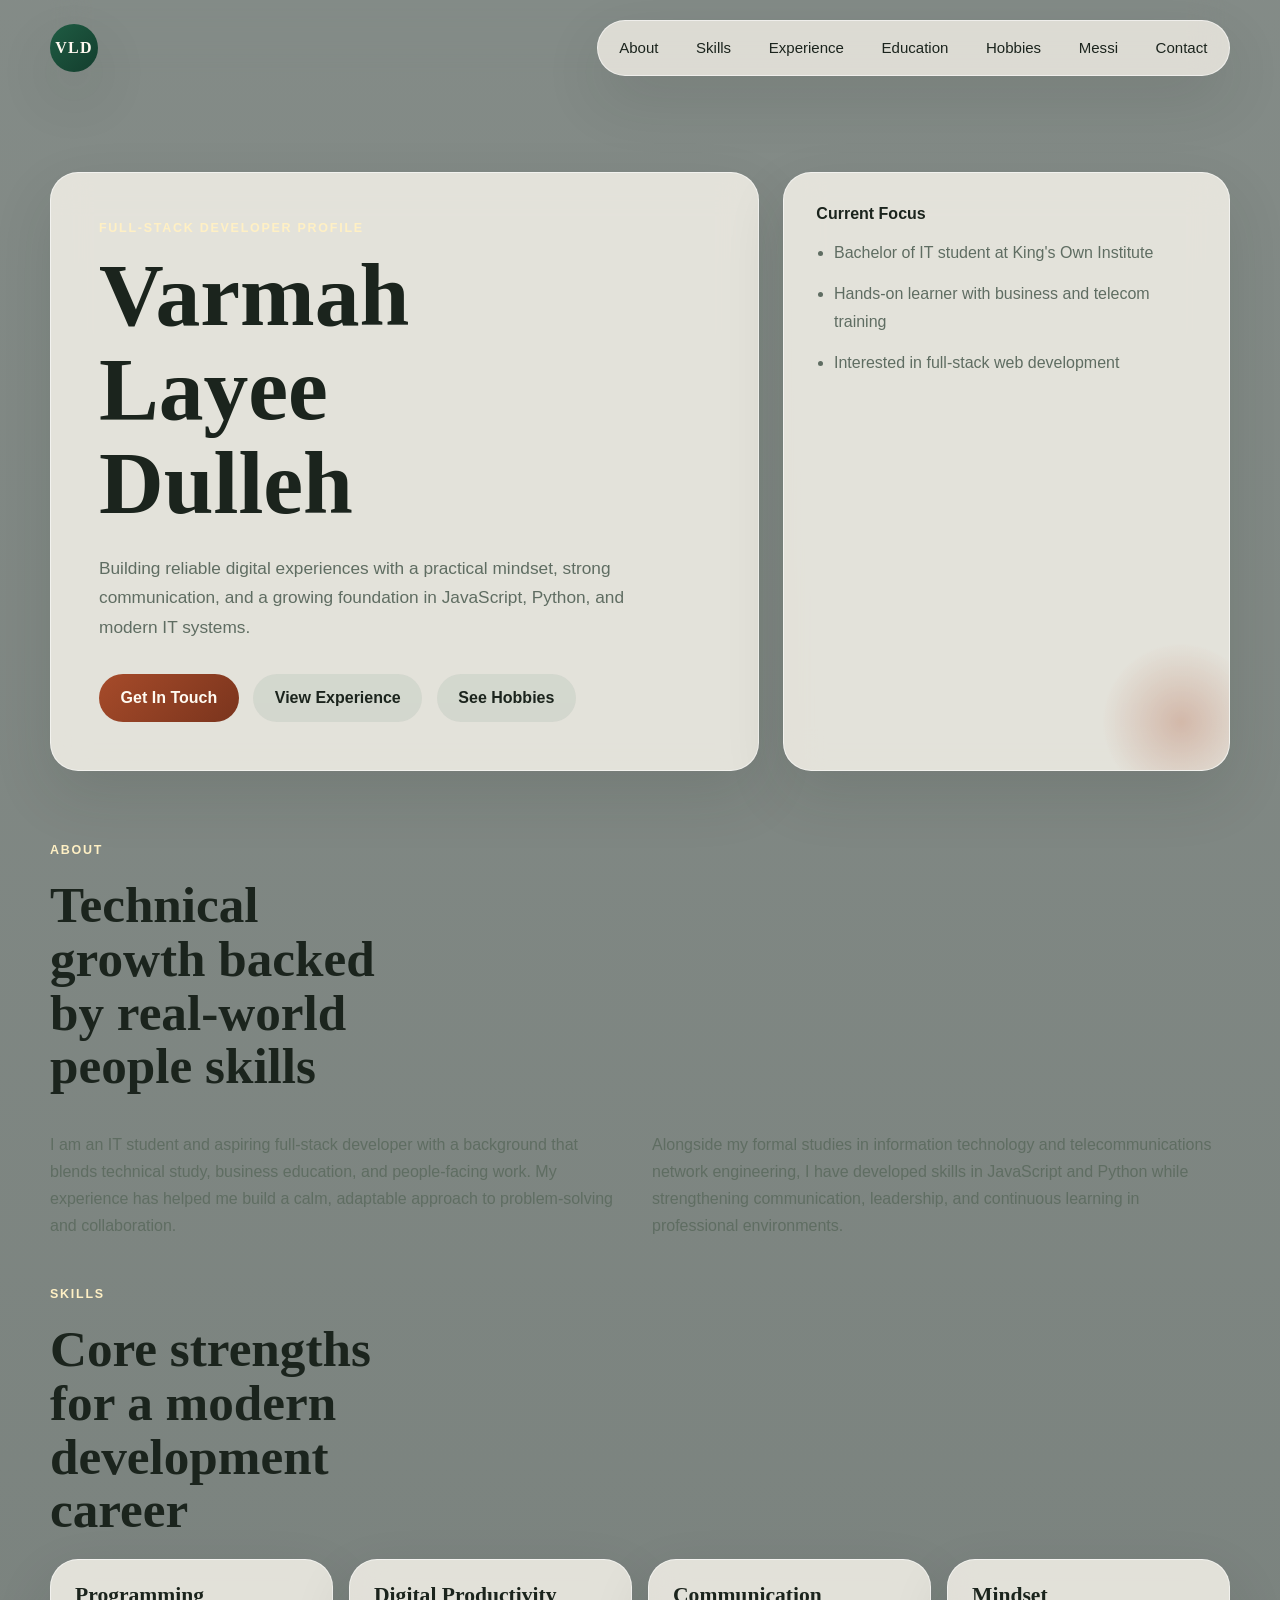
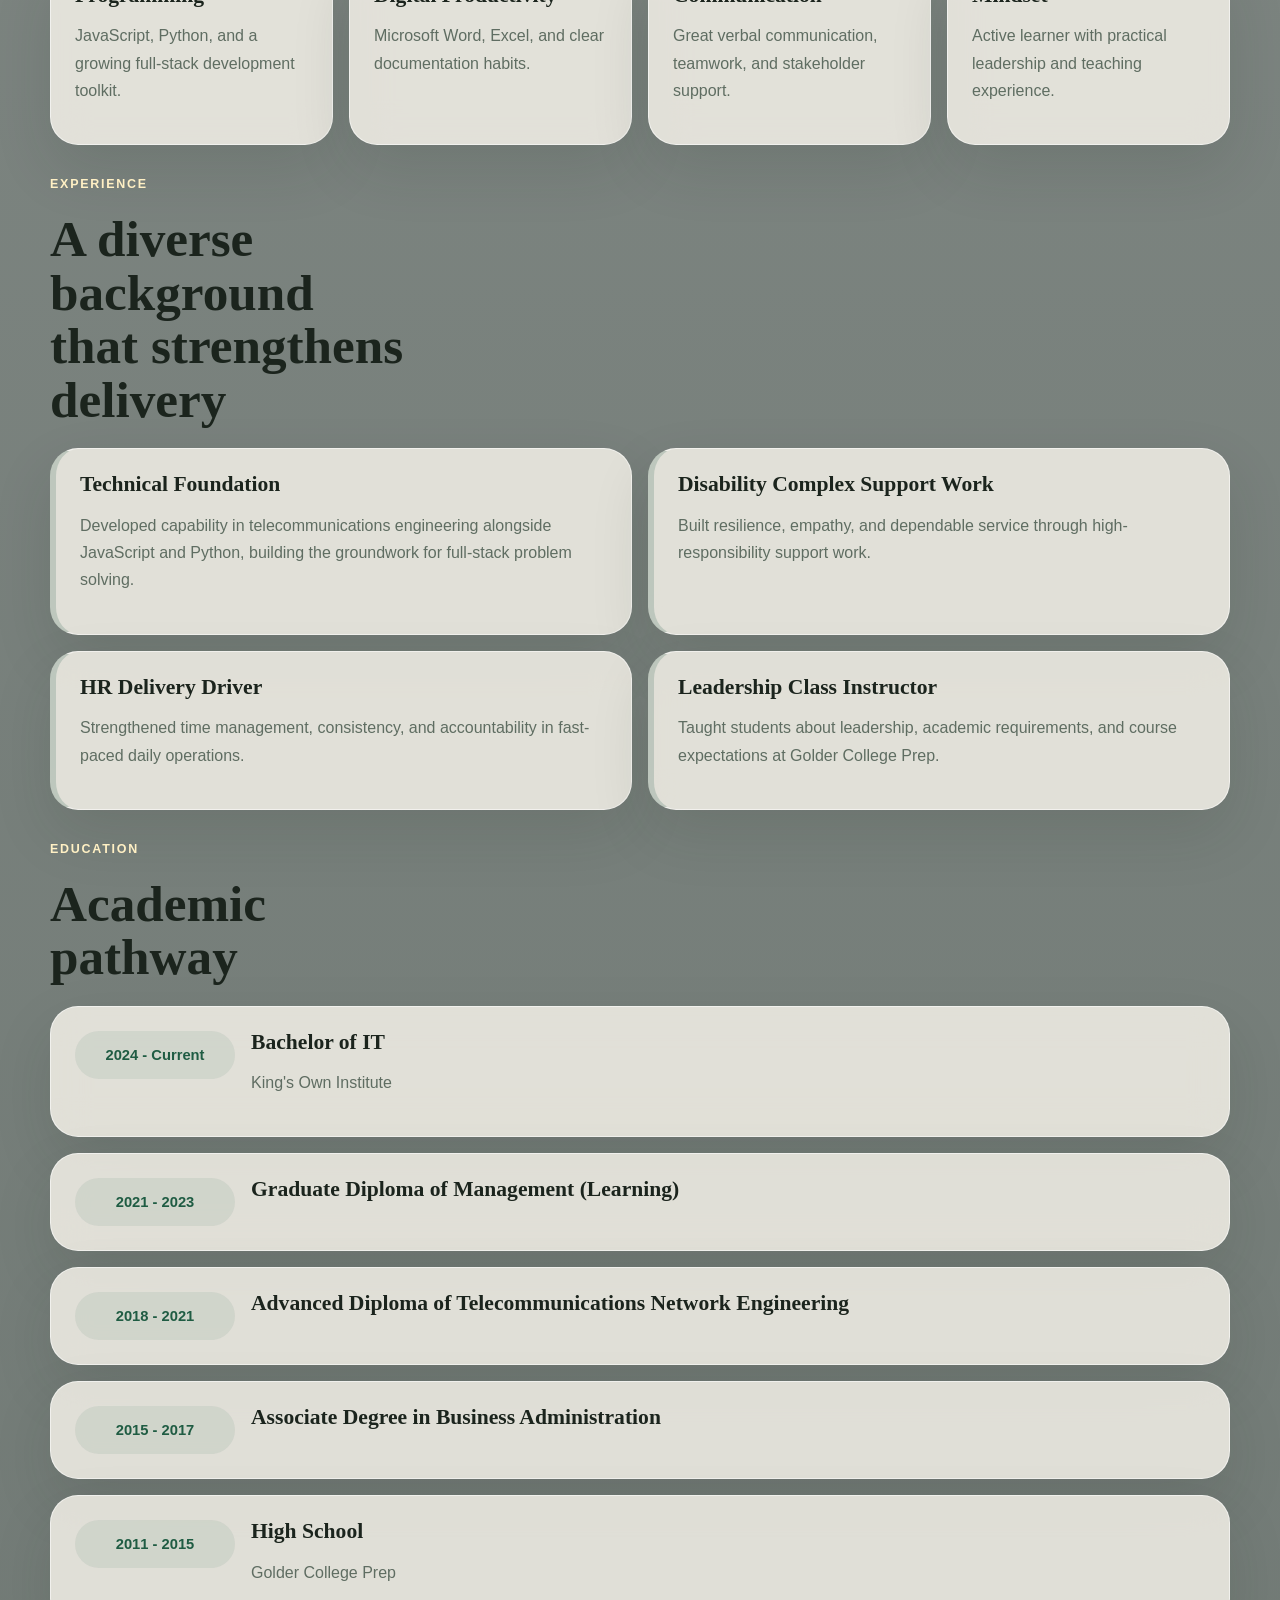
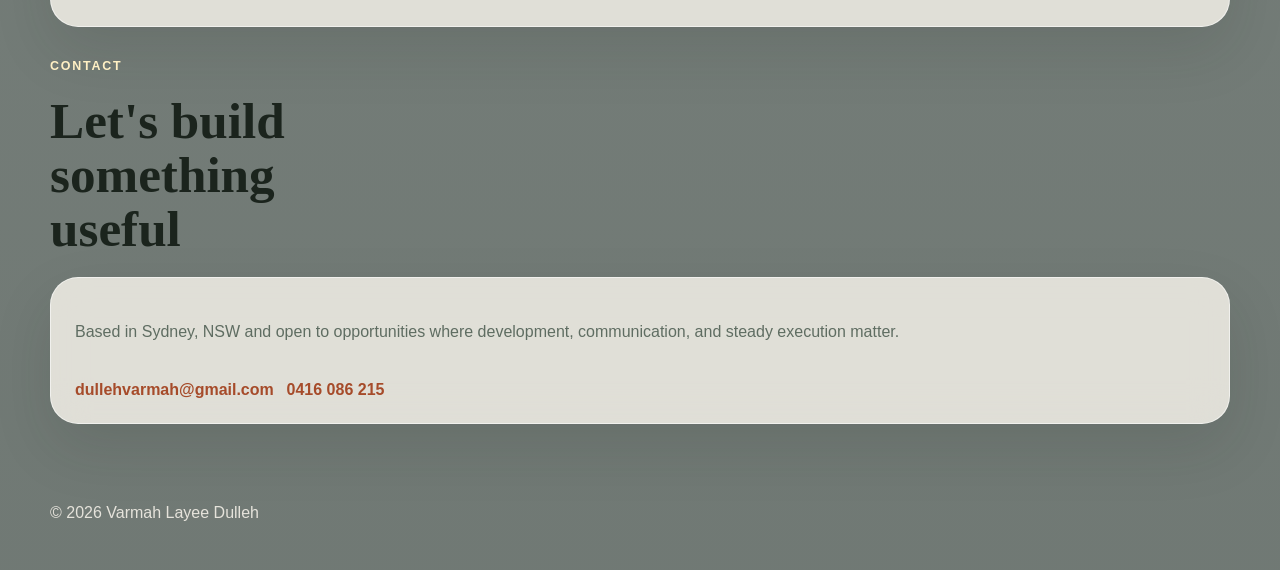
<file: index.html>
<!DOCTYPE html>
<html lang="en">
  <head>
    <meta charset="UTF-8" />
    <meta name="viewport" content="width=device-width, initial-scale=1.0" />
    <title>Varmah Layee Dulleh | Full-Stack Developer</title>
    <meta
      name="description"
      content="A professional personal profile website for Varmah Layee Dulleh, an aspiring full-stack developer with JavaScript, Python, telecommunications, and leadership experience."
    />
    <link rel="stylesheet" href="styles.css" />
  </head>
  <body class="theme-home">
    <div class="page-shell">
      <header class="site-header">
        <a class="brand" href="index.html">VLD</a>
        <nav class="site-nav" aria-label="Primary">
          <a href="#about">About</a>
          <a href="#skills">Skills</a>
          <a href="#experience">Experience</a>
          <a href="#education">Education</a>
          <a href="hobbies.html">Hobbies</a>
          <a href="messi.html">Messi</a>
          <a href="#contact">Contact</a>
        </nav>
      </header>

      <main id="top">
        <section class="hero reveal">
          <div class="hero-copy">
            <p class="eyebrow">Full-Stack Developer Profile</p>
            <h1>Varmah Layee Dulleh</h1>
            <p class="hero-text">
              Building reliable digital experiences with a practical mindset,
              strong communication, and a growing foundation in JavaScript,
              Python, and modern IT systems.
            </p>
            <div class="hero-actions">
              <a class="button button-primary" href="#contact">Get In Touch</a>
              <a class="button button-secondary" href="#experience">View Experience</a>
              <a class="button button-secondary" href="hobbies.html">See Hobbies</a>
            </div>
          </div>

          <aside class="hero-panel">
            <p class="panel-title">Current Focus</p>
            <ul class="signal-list">
              <li>Bachelor of IT student at King's Own Institute</li>
              <li>Hands-on learner with business and telecom training</li>
              <li>Interested in full-stack web development</li>
            </ul>
          </aside>
        </section>

        <section class="section reveal" id="about">
          <div class="section-heading">
            <p class="eyebrow">About</p>
            <h2>Technical growth backed by real-world people skills</h2>
          </div>
          <div class="about-grid">
            <p>
              I am an IT student and aspiring full-stack developer with a
              background that blends technical study, business education, and
              people-facing work. My experience has helped me build a calm,
              adaptable approach to problem-solving and collaboration.
            </p>
            <p>
              Alongside my formal studies in information technology and
              telecommunications network engineering, I have developed skills in
              JavaScript and Python while strengthening communication,
              leadership, and continuous learning in professional environments.
            </p>
          </div>
        </section>

        <section class="section reveal" id="skills">
          <div class="section-heading">
            <p class="eyebrow">Skills</p>
            <h2>Core strengths for a modern development career</h2>
          </div>
          <div class="cards-grid">
            <article class="card">
              <h3>Programming</h3>
              <p>JavaScript, Python, and a growing full-stack development toolkit.</p>
            </article>
            <article class="card">
              <h3>Digital Productivity</h3>
              <p>Microsoft Word, Excel, and clear documentation habits.</p>
            </article>
            <article class="card">
              <h3>Communication</h3>
              <p>Great verbal communication, teamwork, and stakeholder support.</p>
            </article>
            <article class="card">
              <h3>Mindset</h3>
              <p>Active learner with practical leadership and teaching experience.</p>
            </article>
          </div>
        </section>

        <section class="section reveal" id="experience">
          <div class="section-heading">
            <p class="eyebrow">Experience</p>
            <h2>A diverse background that strengthens delivery</h2>
          </div>
          <div class="timeline">
            <article class="timeline-item">
              <h3>Technical Foundation</h3>
              <p>
                Developed capability in telecommunications engineering alongside
                JavaScript and Python, building the groundwork for full-stack
                problem solving.
              </p>
            </article>
            <article class="timeline-item">
              <h3>Disability Complex Support Work</h3>
              <p>
                Built resilience, empathy, and dependable service through
                high-responsibility support work.
              </p>
            </article>
            <article class="timeline-item">
              <h3>HR Delivery Driver</h3>
              <p>
                Strengthened time management, consistency, and accountability in
                fast-paced daily operations.
              </p>
            </article>
            <article class="timeline-item">
              <h3>Leadership Class Instructor</h3>
              <p>
                Taught students about leadership, academic requirements, and
                course expectations at Golder College Prep.
              </p>
            </article>
          </div>
        </section>

        <section class="section reveal" id="education">
          <div class="section-heading">
            <p class="eyebrow">Education</p>
            <h2>Academic pathway</h2>
          </div>
          <div class="education-list">
            <article class="education-item">
              <span class="education-year">2024 - Current</span>
              <div>
                <h3>Bachelor of IT</h3>
                <p>King's Own Institute</p>
              </div>
            </article>
            <article class="education-item">
              <span class="education-year">2021 - 2023</span>
              <div>
                <h3>Graduate Diploma of Management (Learning)</h3>
              </div>
            </article>
            <article class="education-item">
              <span class="education-year">2018 - 2021</span>
              <div>
                <h3>Advanced Diploma of Telecommunications Network Engineering</h3>
              </div>
            </article>
            <article class="education-item">
              <span class="education-year">2015 - 2017</span>
              <div>
                <h3>Associate Degree in Business Administration</h3>
              </div>
            </article>
            <article class="education-item">
              <span class="education-year">2011 - 2015</span>
              <div>
                <h3>High School</h3>
                <p>Golder College Prep</p>
              </div>
            </article>
          </div>
        </section>

        <section class="section contact-section reveal" id="contact">
          <div class="section-heading">
            <p class="eyebrow">Contact</p>
            <h2>Let's build something useful</h2>
          </div>
          <div class="contact-card">
            <p>
              Based in Sydney, NSW and open to opportunities where development,
              communication, and steady execution matter.
            </p>
            <div class="contact-links">
              <a href="mailto:dullehvarmah@gmail.com">dullehvarmah@gmail.com</a>
              <a href="tel:+61416086215">0416 086 215</a>
            </div>
          </div>
        </section>
      </main>

      <footer class="site-footer">
        <p>&copy; <span id="year"></span> Varmah Layee Dulleh</p>
      </footer>
    </div>

    <script src="app.js"></script>
  </body>
</html>
</file>
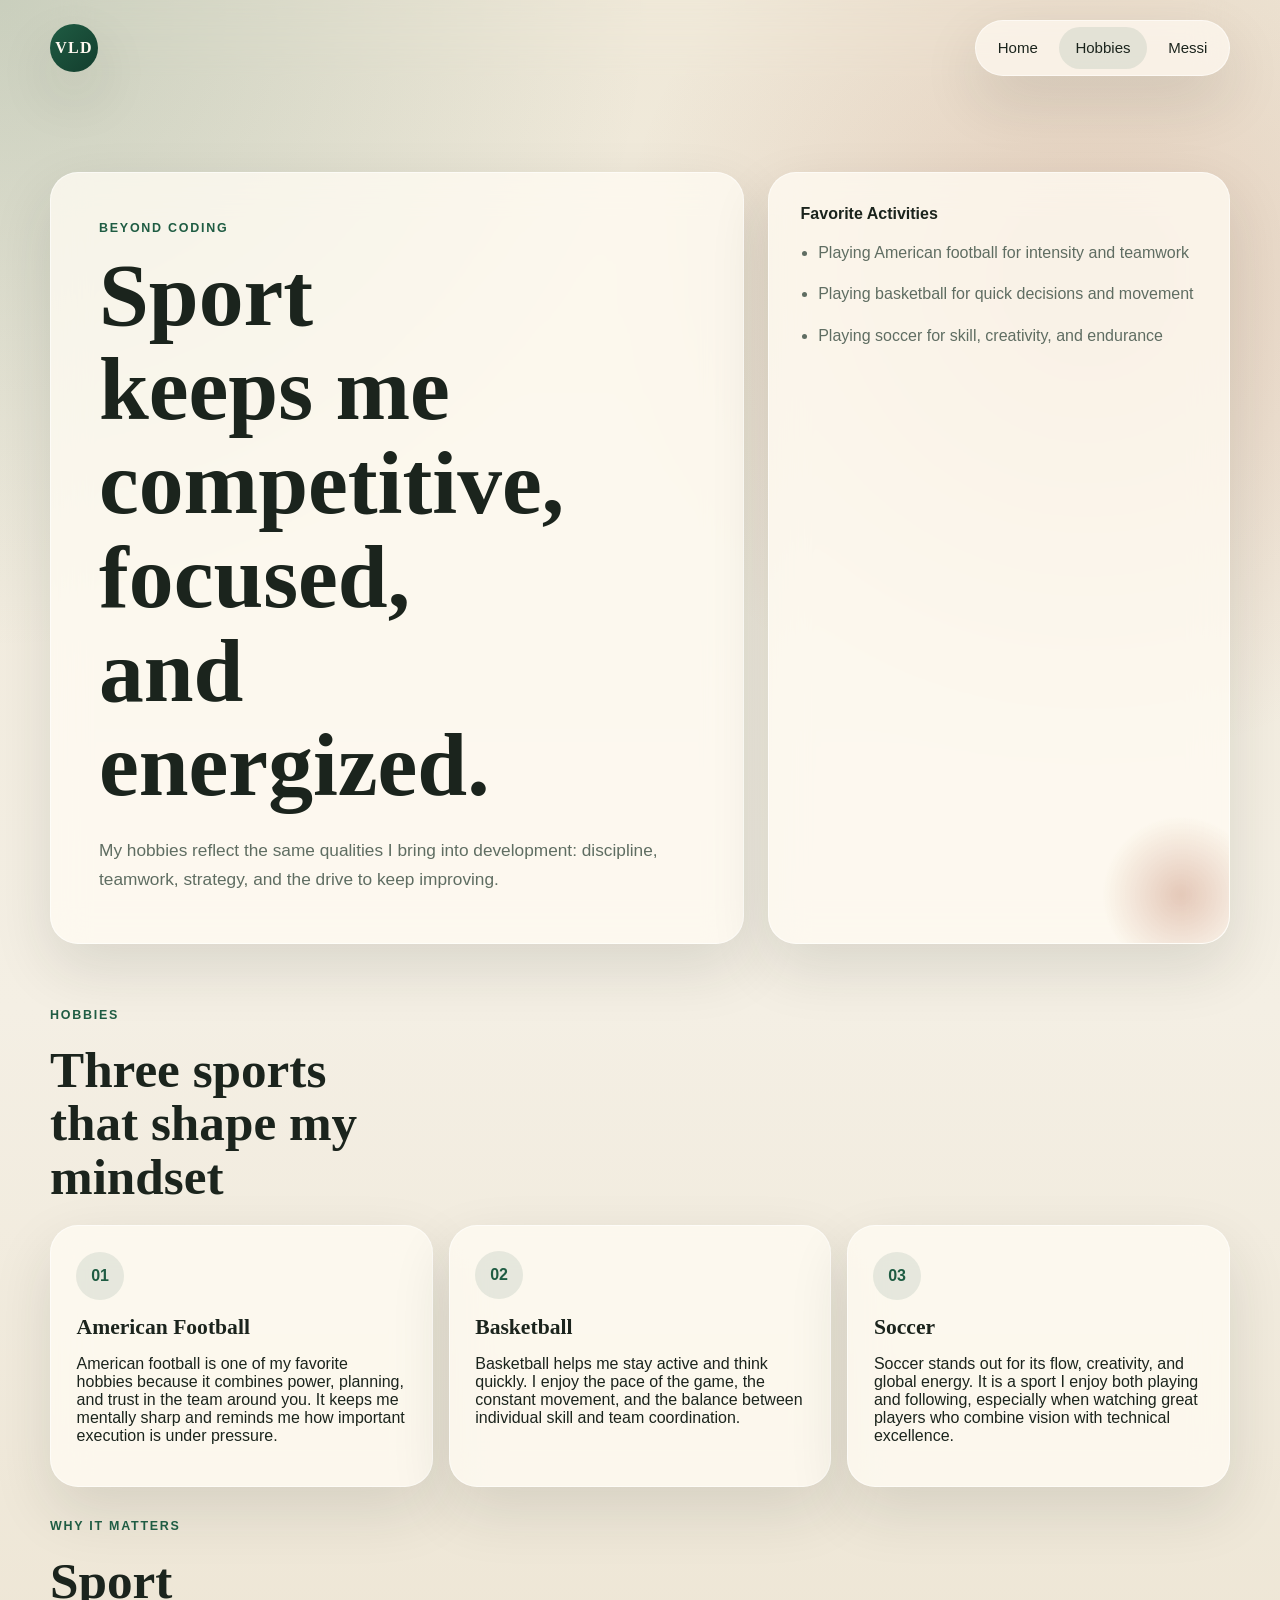
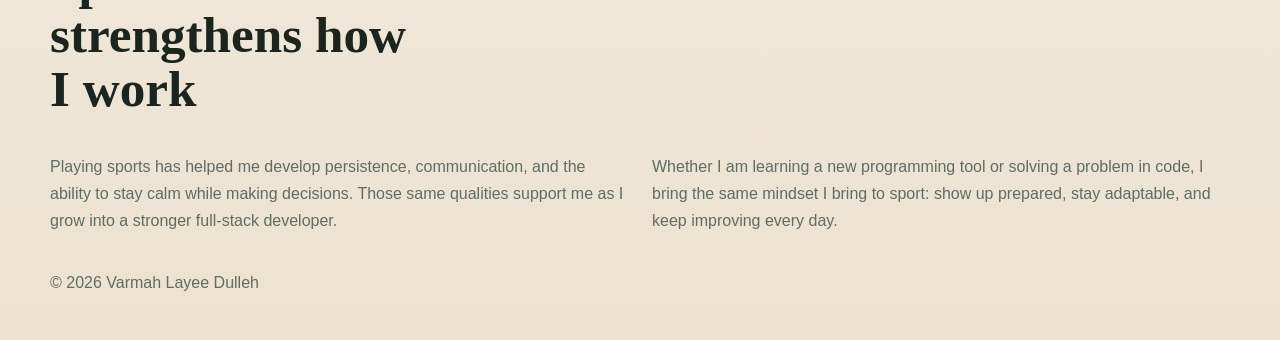
<file: hobbies.html>
<!DOCTYPE html>
<html lang="en">
  <head>
    <meta charset="UTF-8" />
    <meta name="viewport" content="width=device-width, initial-scale=1.0" />
    <title>Hobbies | Varmah Layee Dulleh</title>
    <meta
      name="description"
      content="A hobbies page for Varmah Layee Dulleh featuring American football, basketball, and soccer."
    />
    <link rel="stylesheet" href="styles.css" />
  </head>
  <body>
    <div class="page-shell">
      <header class="site-header">
        <a class="brand" href="index.html">VLD</a>
        <nav class="site-nav" aria-label="Primary">
          <a href="index.html">Home</a>
          <a href="hobbies.html" aria-current="page">Hobbies</a>
          <a href="messi.html">Messi</a>
        </nav>
      </header>

      <main>
        <section class="page-hero reveal">
          <div class="hero-copy">
            <p class="eyebrow">Beyond Coding</p>
            <h1>Sport keeps me competitive, focused, and energized.</h1>
            <p class="hero-text">
              My hobbies reflect the same qualities I bring into development:
              discipline, teamwork, strategy, and the drive to keep improving.
            </p>
          </div>
          <aside class="hero-panel">
            <p class="panel-title">Favorite Activities</p>
            <ul class="signal-list">
              <li>Playing American football for intensity and teamwork</li>
              <li>Playing basketball for quick decisions and movement</li>
              <li>Playing soccer for skill, creativity, and endurance</li>
            </ul>
          </aside>
        </section>

        <section class="section reveal">
          <div class="section-heading">
            <p class="eyebrow">Hobbies</p>
            <h2>Three sports that shape my mindset</h2>
          </div>
          <div class="feature-grid">
            <article class="sport-card">
              <span class="sport-badge">01</span>
              <h3>American Football</h3>
              <p>
                American football is one of my favorite hobbies because it
                combines power, planning, and trust in the team around you. It
                keeps me mentally sharp and reminds me how important execution
                is under pressure.
              </p>
            </article>
            <article class="sport-card">
              <span class="sport-badge">02</span>
              <h3>Basketball</h3>
              <p>
                Basketball helps me stay active and think quickly. I enjoy the
                pace of the game, the constant movement, and the balance between
                individual skill and team coordination.
              </p>
            </article>
            <article class="sport-card">
              <span class="sport-badge">03</span>
              <h3>Soccer</h3>
              <p>
                Soccer stands out for its flow, creativity, and global energy.
                It is a sport I enjoy both playing and following, especially
                when watching great players who combine vision with technical
                excellence.
              </p>
            </article>
          </div>
        </section>

        <section class="section reveal">
          <div class="section-heading">
            <p class="eyebrow">Why It Matters</p>
            <h2>Sport strengthens how I work</h2>
          </div>
          <div class="about-grid">
            <p>
              Playing sports has helped me develop persistence, communication,
              and the ability to stay calm while making decisions. Those same
              qualities support me as I grow into a stronger full-stack
              developer.
            </p>
            <p>
              Whether I am learning a new programming tool or solving a problem
              in code, I bring the same mindset I bring to sport: show up
              prepared, stay adaptable, and keep improving every day.
            </p>
          </div>
        </section>
      </main>

      <footer class="site-footer">
        <p>&copy; <span id="year"></span> Varmah Layee Dulleh</p>
      </footer>
    </div>

    <script src="app.js"></script>
  </body>
</html>
</file>
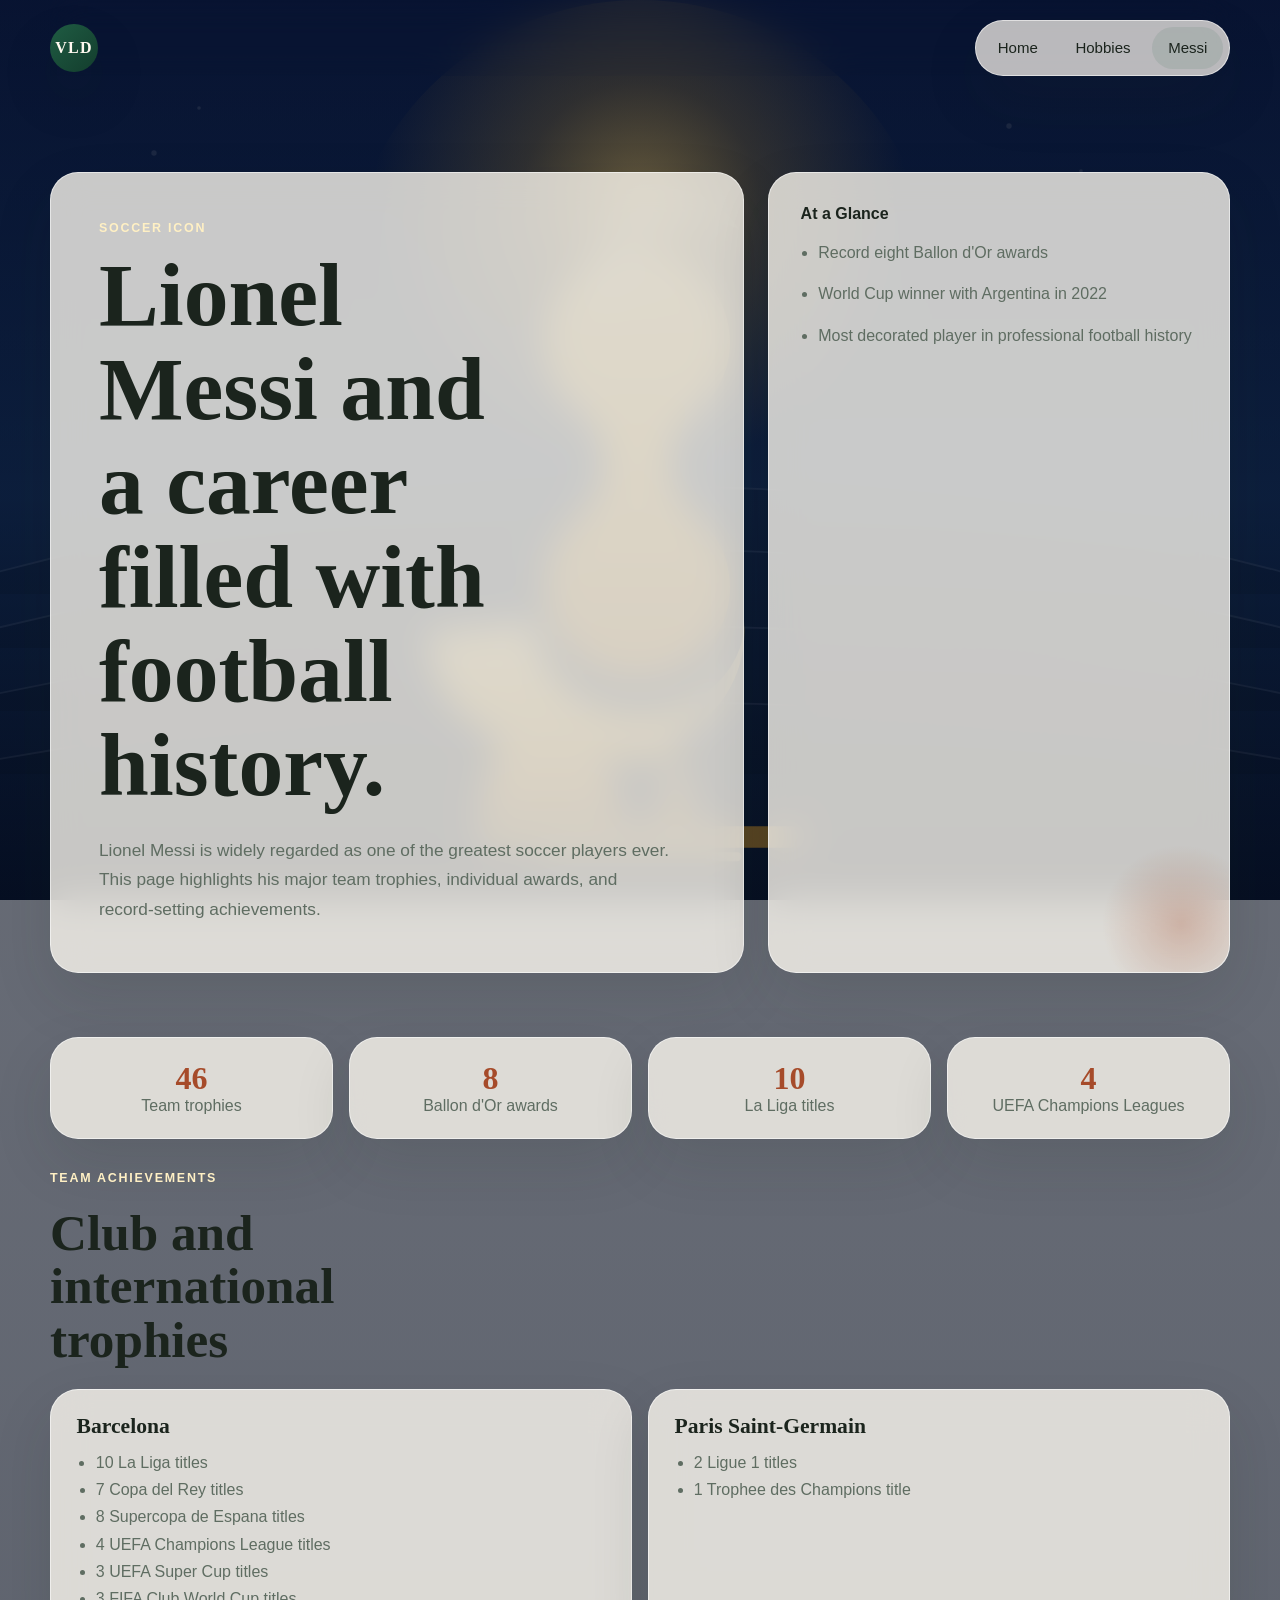
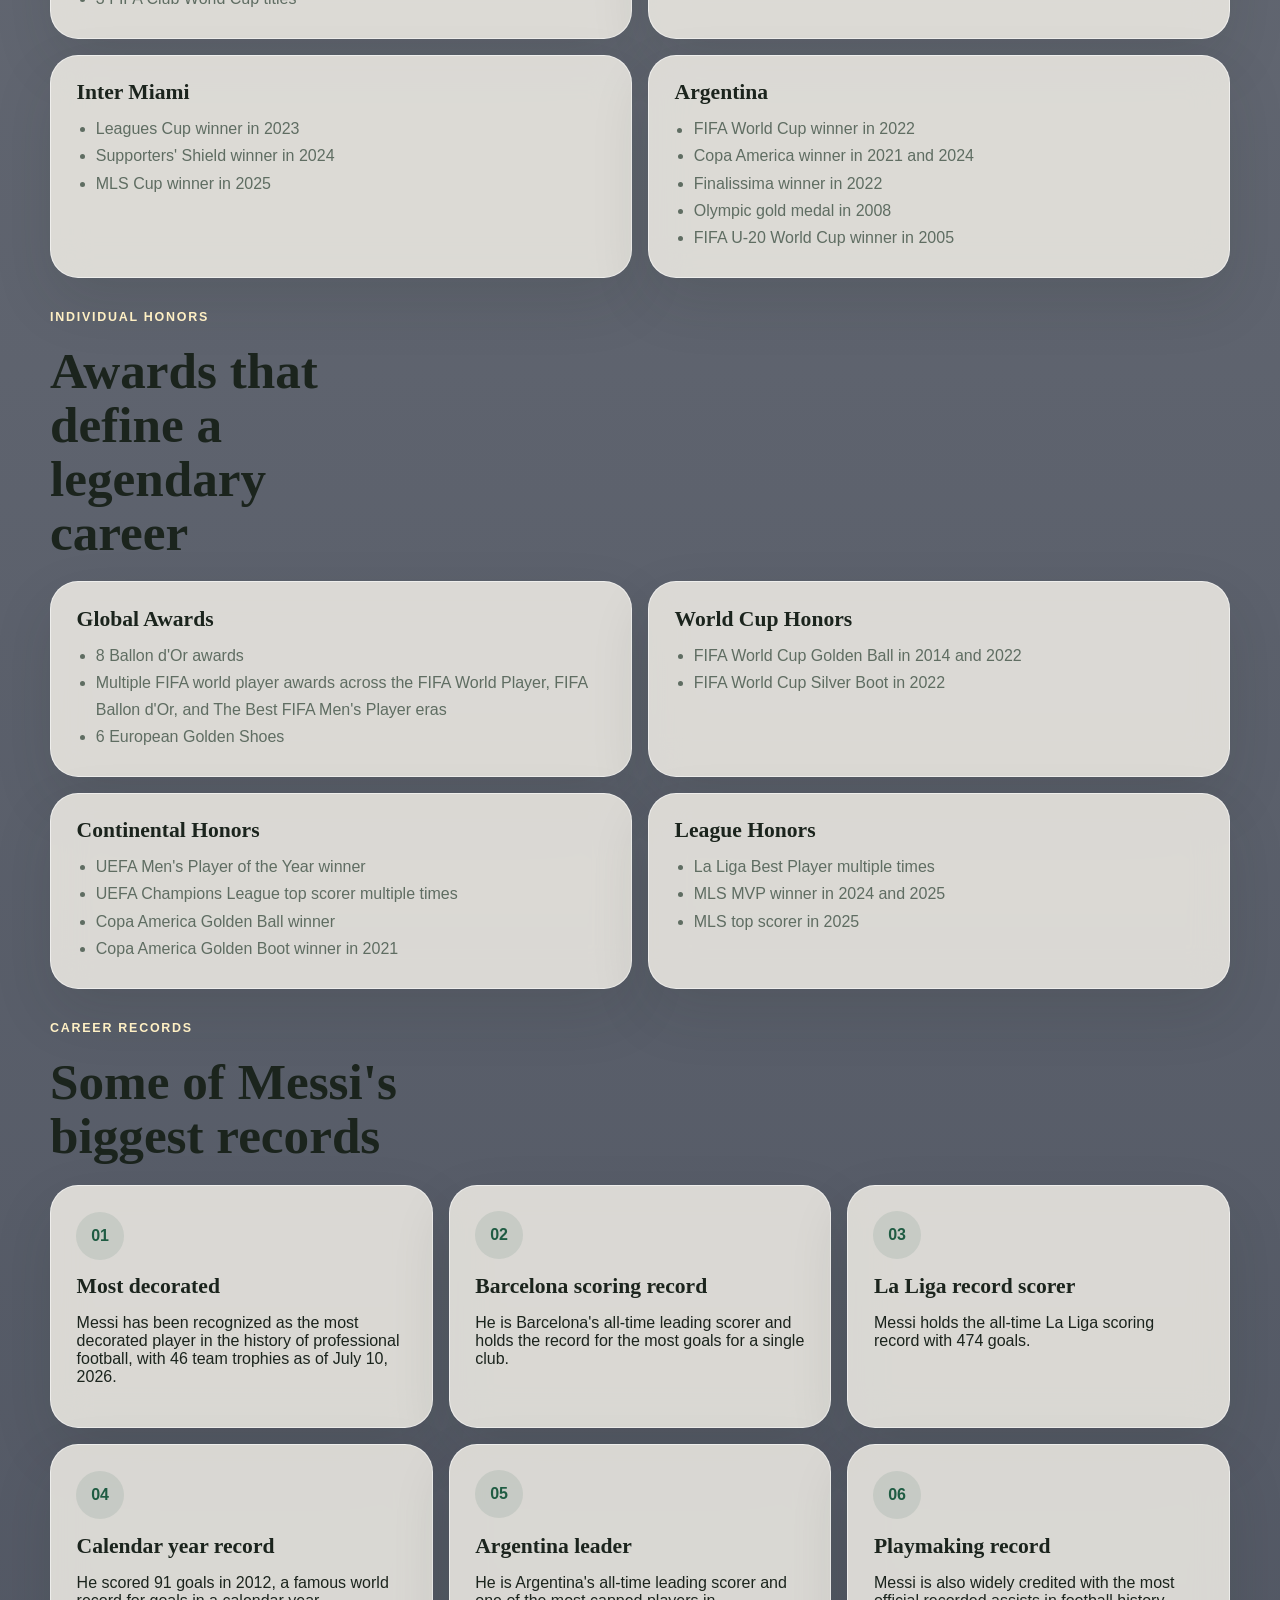
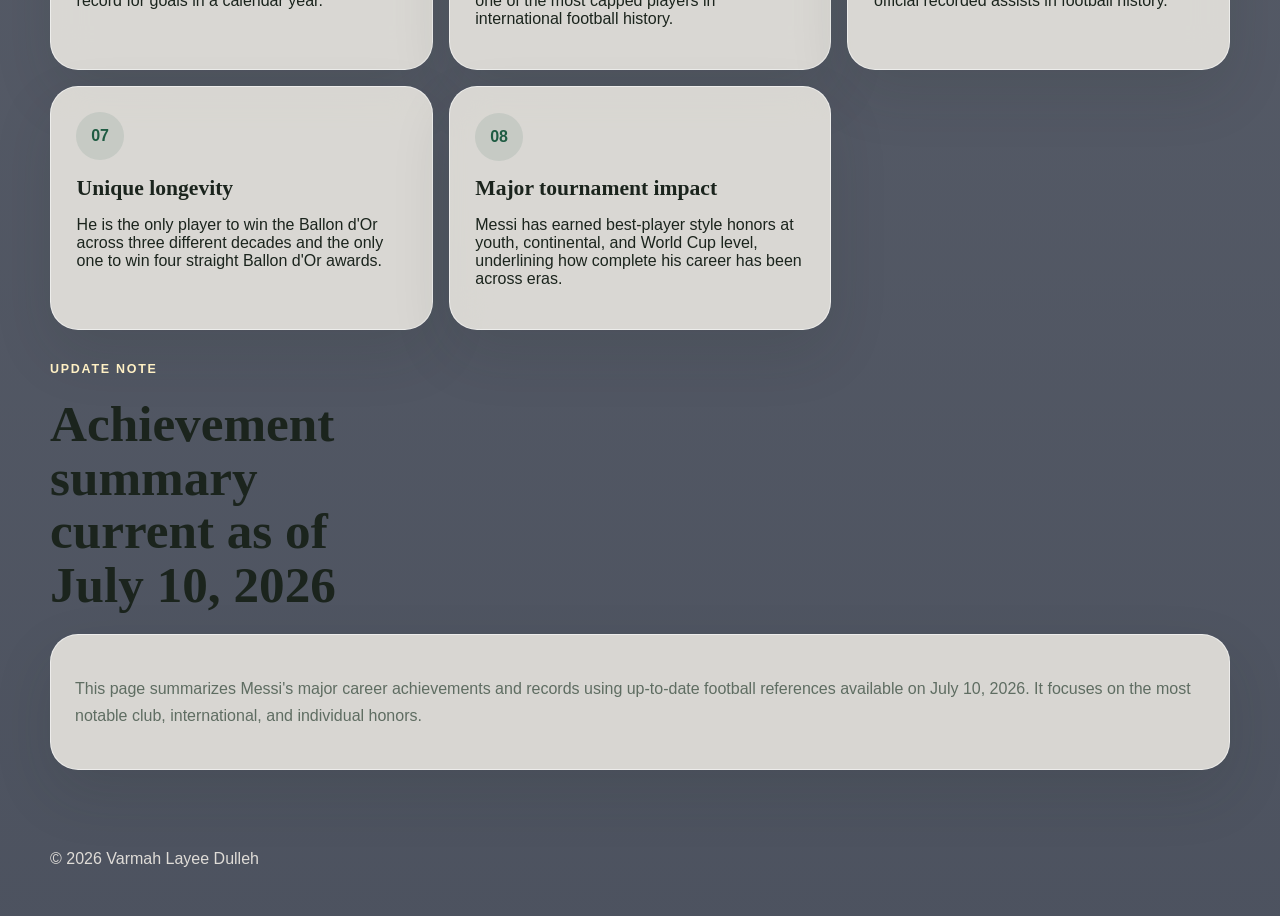
<file: messi.html>
<!DOCTYPE html>
<html lang="en">
  <head>
    <meta charset="UTF-8" />
    <meta name="viewport" content="width=device-width, initial-scale=1.0" />
    <title>Lionel Messi Achievements | Varmah Layee Dulleh</title>
    <meta
      name="description"
      content="A dedicated page summarizing Lionel Messi's major career achievements, trophies, and records."
    />
    <link rel="stylesheet" href="styles.css" />
  </head>
  <body class="theme-messi">
    <div class="page-shell">
      <header class="site-header">
        <a class="brand" href="index.html">VLD</a>
        <nav class="site-nav" aria-label="Primary">
          <a href="index.html">Home</a>
          <a href="hobbies.html">Hobbies</a>
          <a href="messi.html" aria-current="page">Messi</a>
        </nav>
      </header>

      <main>
        <section class="page-hero reveal">
          <div class="hero-copy">
            <p class="eyebrow">Soccer Icon</p>
            <h1>Lionel Messi and a career filled with football history.</h1>
            <p class="hero-text">
              Lionel Messi is widely regarded as one of the greatest soccer
              players ever. This page highlights his major team trophies,
              individual awards, and record-setting achievements.
            </p>
          </div>
          <aside class="hero-panel">
            <p class="panel-title">At a Glance</p>
            <ul class="signal-list">
              <li>Record eight Ballon d'Or awards</li>
              <li>World Cup winner with Argentina in 2022</li>
              <li>Most decorated player in professional football history</li>
            </ul>
          </aside>
        </section>

        <section class="section reveal">
          <div class="stat-strip">
            <article class="stat-chip">
              <strong>46</strong>
              <span>Team trophies</span>
            </article>
            <article class="stat-chip">
              <strong>8</strong>
              <span>Ballon d'Or awards</span>
            </article>
            <article class="stat-chip">
              <strong>10</strong>
              <span>La Liga titles</span>
            </article>
            <article class="stat-chip">
              <strong>4</strong>
              <span>UEFA Champions Leagues</span>
            </article>
          </div>
        </section>

        <section class="section reveal">
          <div class="section-heading">
            <p class="eyebrow">Team Achievements</p>
            <h2>Club and international trophies</h2>
          </div>
          <div class="achievement-grid">
            <article class="achievement-card">
              <h3>Barcelona</h3>
              <ul class="achievement-list">
                <li>10 La Liga titles</li>
                <li>7 Copa del Rey titles</li>
                <li>8 Supercopa de Espana titles</li>
                <li>4 UEFA Champions League titles</li>
                <li>3 UEFA Super Cup titles</li>
                <li>3 FIFA Club World Cup titles</li>
              </ul>
            </article>
            <article class="achievement-card">
              <h3>Paris Saint-Germain</h3>
              <ul class="achievement-list">
                <li>2 Ligue 1 titles</li>
                <li>1 Trophee des Champions title</li>
              </ul>
            </article>
            <article class="achievement-card">
              <h3>Inter Miami</h3>
              <ul class="achievement-list">
                <li>Leagues Cup winner in 2023</li>
                <li>Supporters' Shield winner in 2024</li>
                <li>MLS Cup winner in 2025</li>
              </ul>
            </article>
            <article class="achievement-card">
              <h3>Argentina</h3>
              <ul class="achievement-list">
                <li>FIFA World Cup winner in 2022</li>
                <li>Copa America winner in 2021 and 2024</li>
                <li>Finalissima winner in 2022</li>
                <li>Olympic gold medal in 2008</li>
                <li>FIFA U-20 World Cup winner in 2005</li>
              </ul>
            </article>
          </div>
        </section>

        <section class="section reveal">
          <div class="section-heading">
            <p class="eyebrow">Individual Honors</p>
            <h2>Awards that define a legendary career</h2>
          </div>
          <div class="achievement-grid">
            <article class="achievement-card">
              <h3>Global Awards</h3>
              <ul class="achievement-list">
                <li>8 Ballon d'Or awards</li>
                <li>Multiple FIFA world player awards across the FIFA World Player, FIFA Ballon d'Or, and The Best FIFA Men's Player eras</li>
                <li>6 European Golden Shoes</li>
              </ul>
            </article>
            <article class="achievement-card">
              <h3>World Cup Honors</h3>
              <ul class="achievement-list">
                <li>FIFA World Cup Golden Ball in 2014 and 2022</li>
                <li>FIFA World Cup Silver Boot in 2022</li>
              </ul>
            </article>
            <article class="achievement-card">
              <h3>Continental Honors</h3>
              <ul class="achievement-list">
                <li>UEFA Men's Player of the Year winner</li>
                <li>UEFA Champions League top scorer multiple times</li>
                <li>Copa America Golden Ball winner</li>
                <li>Copa America Golden Boot winner in 2021</li>
              </ul>
            </article>
            <article class="achievement-card">
              <h3>League Honors</h3>
              <ul class="achievement-list">
                <li>La Liga Best Player multiple times</li>
                <li>MLS MVP winner in 2024 and 2025</li>
                <li>MLS top scorer in 2025</li>
              </ul>
            </article>
          </div>
        </section>

        <section class="section reveal">
          <div class="section-heading">
            <p class="eyebrow">Career Records</p>
            <h2>Some of Messi's biggest records</h2>
          </div>
          <div class="feature-grid">
            <article class="sport-card">
              <span class="sport-badge">01</span>
              <h3>Most decorated</h3>
              <p>
                Messi has been recognized as the most decorated player in the
                history of professional football, with 46 team trophies as of
                July 10, 2026.
              </p>
            </article>
            <article class="sport-card">
              <span class="sport-badge">02</span>
              <h3>Barcelona scoring record</h3>
              <p>
                He is Barcelona's all-time leading scorer and holds the record
                for the most goals for a single club.
              </p>
            </article>
            <article class="sport-card">
              <span class="sport-badge">03</span>
              <h3>La Liga record scorer</h3>
              <p>
                Messi holds the all-time La Liga scoring record with 474 goals.
              </p>
            </article>
            <article class="sport-card">
              <span class="sport-badge">04</span>
              <h3>Calendar year record</h3>
              <p>
                He scored 91 goals in 2012, a famous world record for goals in
                a calendar year.
              </p>
            </article>
            <article class="sport-card">
              <span class="sport-badge">05</span>
              <h3>Argentina leader</h3>
              <p>
                He is Argentina's all-time leading scorer and one of the most
                capped players in international football history.
              </p>
            </article>
            <article class="sport-card">
              <span class="sport-badge">06</span>
              <h3>Playmaking record</h3>
              <p>
                Messi is also widely credited with the most official recorded
                assists in football history.
              </p>
            </article>
            <article class="sport-card">
              <span class="sport-badge">07</span>
              <h3>Unique longevity</h3>
              <p>
                He is the only player to win the Ballon d'Or across three
                different decades and the only one to win four straight Ballon
                d'Or awards.
              </p>
            </article>
            <article class="sport-card">
              <span class="sport-badge">08</span>
              <h3>Major tournament impact</h3>
              <p>
                Messi has earned best-player style honors at youth, continental,
                and World Cup level, underlining how complete his career has
                been across eras.
              </p>
            </article>
          </div>
        </section>

        <section class="section contact-section reveal">
          <div class="section-heading">
            <p class="eyebrow">Update Note</p>
            <h2>Achievement summary current as of July 10, 2026</h2>
          </div>
          <div class="contact-card">
            <p>
              This page summarizes Messi's major career achievements and
              records using up-to-date football references available on July 10,
              2026. It focuses on the most notable club, international, and
              individual honors.
            </p>
          </div>
        </section>
      </main>

      <footer class="site-footer">
        <p>&copy; <span id="year"></span> Varmah Layee Dulleh</p>
      </footer>
    </div>

    <script src="app.js"></script>
  </body>
</html>
</file>
<file: styles.css>
:root {
  --bg: #f4efe4;
  --surface: rgba(255, 251, 243, 0.78);
  --surface-strong: #fffaf1;
  --ink: #1b241d;
  --muted: #5f6d62;
  --line: rgba(27, 36, 29, 0.12);
  --accent: #1f5c43;
  --accent-2: #a64b2a;
  --shadow: 0 24px 60px rgba(31, 43, 35, 0.12);
  --radius-lg: 28px;
  --radius-md: 18px;
  --radius-sm: 12px;
  --max-width: 1180px;
  --football-cursor: url("data:image/svg+xml,%3Csvg xmlns='http://www.w3.org/2000/svg' width='44' height='44' viewBox='0 0 44 44'%3E%3Cg transform='rotate(-28 22 22)'%3E%3Cellipse cx='22' cy='22' rx='15' ry='10' fill='%238c4b2f' stroke='%23452110' stroke-width='2'/%3E%3Cpath d='M14 22h16' stroke='white' stroke-width='2.4' stroke-linecap='round'/%3E%3Cpath d='M22 16v12M18.5 18v8M25.5 18v8' stroke='white' stroke-width='1.8' stroke-linecap='round'/%3E%3C/g%3E%3C/svg%3E")
      14 14,
    auto;
  --soccer-cursor: url("data:image/svg+xml,%3Csvg xmlns='http://www.w3.org/2000/svg' width='44' height='44' viewBox='0 0 44 44'%3E%3Ccircle cx='22' cy='22' r='14' fill='white' stroke='%23161717' stroke-width='2'/%3E%3Cpath d='M22 12l4.8 3.5-1.8 5.7h-6l-1.8-5.7z' fill='%23161717'/%3E%3Cpath d='M12.6 18.2l5.5-.2 1.9 5.7-4.5 3.2-4.6-3.3z' fill='%23161717'/%3E%3Cpath d='M31.4 18.2l1.7 5.4-4.6 3.3-4.5-3.2 1.9-5.7z' fill='%23161717'/%3E%3Cpath d='M18.1 27.9h7.8l1.8 5.7-5.7 4.1-5.7-4.1z' fill='%23161717'/%3E%3C/svg%3E")
      14 14,
    auto;
}

* {
  box-sizing: border-box;
}

html {
  scroll-behavior: smooth;
}

body {
  margin: 0;
  font-family: "Trebuchet MS", "Segoe UI", sans-serif;
  color: var(--ink);
  background:
    radial-gradient(circle at top left, rgba(31, 92, 67, 0.18), transparent 28%),
    radial-gradient(circle at 85% 15%, rgba(166, 75, 42, 0.18), transparent 24%),
    linear-gradient(180deg, #efe8d8 0%, var(--bg) 52%, #ebe2cf 100%);
  cursor: var(--football-cursor);
}

body.theme-home {
  background:
    linear-gradient(rgba(9, 24, 16, 0.5), rgba(9, 24, 16, 0.58)),
    url("https://m.media-amazon.com/images/I/71WwBHHv68L._AC_UF894,1000_QL80_.jpg") center top / cover fixed no-repeat;
}

body.theme-messi {
  background:
    linear-gradient(rgba(5, 12, 28, 0.58), rgba(8, 16, 34, 0.72)),
    url("assets/world-cup-background.svg") center top / cover fixed no-repeat;
  cursor: var(--soccer-cursor);
}

a,
button {
  cursor: var(--football-cursor);
}

body.theme-messi a,
body.theme-messi button {
  cursor: var(--soccer-cursor);
}

img {
  max-width: 100%;
  display: block;
}

.page-shell {
  min-height: 100vh;
}

body.theme-home .eyebrow,
body.theme-messi .eyebrow {
  color: #fff0c4;
}

body.theme-home .site-footer,
body.theme-messi .site-footer {
  color: rgba(255, 250, 241, 0.82);
}

.site-header {
  width: min(calc(100% - 2rem), var(--max-width));
  margin: 0 auto;
  padding: 1.25rem 0 0;
  display: flex;
  align-items: center;
  justify-content: space-between;
  gap: 1rem;
  position: sticky;
  top: 0;
  z-index: 10;
  backdrop-filter: blur(18px);
}

.brand,
.site-nav a,
.button,
.contact-links a {
  text-decoration: none;
}

.brand {
  width: 3rem;
  height: 3rem;
  border-radius: 999px;
  display: inline-grid;
  place-items: center;
  background: linear-gradient(135deg, var(--accent), #133d2d);
  color: #fff9f0;
  font-family: Georgia, "Times New Roman", serif;
  font-weight: 700;
  letter-spacing: 0.08em;
  box-shadow: var(--shadow);
}

.site-nav {
  display: flex;
  flex-wrap: wrap;
  justify-content: center;
  gap: 0.35rem;
  padding: 0.35rem;
  background: rgba(255, 250, 241, 0.72);
  border: 1px solid rgba(255, 255, 255, 0.55);
  border-radius: 999px;
  box-shadow: var(--shadow);
}

.site-nav a {
  color: var(--ink);
  padding: 0.8rem 1rem;
  border-radius: 999px;
  font-size: 0.94rem;
}

.site-nav a:hover,
.site-nav a:focus-visible,
.site-nav a[aria-current="page"] {
  background: rgba(31, 92, 67, 0.1);
  outline: none;
}

main,
.site-footer {
  width: min(calc(100% - 2rem), var(--max-width));
  margin: 0 auto;
}

.hero {
  padding: 6rem 0 3rem;
  display: grid;
  grid-template-columns: 1.35fr 0.85fr;
  gap: 1.5rem;
  align-items: stretch;
}

.page-hero {
  padding: 6rem 0 2.5rem;
  display: grid;
  grid-template-columns: 1.2fr 0.8fr;
  gap: 1.5rem;
  align-items: stretch;
}

.hero-copy,
.hero-panel,
.card,
.timeline-item,
.education-item,
.contact-card {
  background: var(--surface);
  border: 1px solid rgba(255, 255, 255, 0.55);
  border-radius: var(--radius-lg);
  box-shadow: var(--shadow);
  backdrop-filter: blur(18px);
}

.hero-copy {
  padding: 3rem;
}

.eyebrow {
  margin: 0 0 0.8rem;
  text-transform: uppercase;
  letter-spacing: 0.14em;
  font-size: 0.78rem;
  color: var(--accent);
  font-weight: 700;
}

h1,
h2,
h3 {
  margin: 0;
  font-family: Georgia, "Times New Roman", serif;
  line-height: 1.05;
}

h1 {
  font-size: clamp(3rem, 7vw, 5.8rem);
  max-width: 10ch;
}

.hero-text,
.about-grid p,
.card p,
.timeline-item p,
.education-item p,
.contact-card p,
.signal-list li {
  color: var(--muted);
  line-height: 1.7;
  font-size: 1rem;
}

.hero-text {
  max-width: 60ch;
  margin: 1.5rem 0 0;
  font-size: 1.08rem;
}

.hero-actions {
  display: flex;
  flex-wrap: wrap;
  gap: 0.9rem;
  margin-top: 2rem;
}

.button {
  display: inline-flex;
  align-items: center;
  justify-content: center;
  padding: 0.95rem 1.35rem;
  border-radius: 999px;
  font-weight: 700;
  transition: transform 180ms ease, background 180ms ease;
}

.button:hover,
.button:focus-visible {
  transform: translateY(-2px);
  outline: none;
}

.button-primary {
  color: #fffaf1;
  background: linear-gradient(135deg, var(--accent-2), #7a341d);
}

.button-secondary {
  color: var(--ink);
  background: rgba(31, 92, 67, 0.08);
}

.hero-panel {
  padding: 2rem;
  position: relative;
  overflow: hidden;
}

.hero-panel::after {
  content: "";
  position: absolute;
  inset: auto -2rem -2rem auto;
  width: 10rem;
  height: 10rem;
  border-radius: 999px;
  background: radial-gradient(circle, rgba(166, 75, 42, 0.28), transparent 70%);
}

.panel-title {
  margin: 0 0 1rem;
  font-weight: 700;
  color: var(--ink);
}

.signal-list {
  margin: 0;
  padding-left: 1.1rem;
  display: grid;
  gap: 0.9rem;
}

.section {
  padding: 1.5rem 0 0.5rem;
}

.section-heading {
  display: grid;
  gap: 0.5rem;
  margin-bottom: 1.35rem;
}

h2 {
  font-size: clamp(2rem, 4vw, 3.2rem);
  max-width: 14ch;
}

.about-grid {
  display: grid;
  grid-template-columns: repeat(2, minmax(0, 1fr));
  gap: 1.5rem;
}

.cards-grid,
.timeline,
.education-list,
.feature-grid,
.achievement-grid,
.stat-strip {
  display: grid;
  gap: 1rem;
}

.cards-grid {
  grid-template-columns: repeat(4, minmax(0, 1fr));
}

.card,
.timeline-item,
.education-item,
.contact-card {
  padding: 1.5rem;
}

.sport-card,
.achievement-card,
.stat-chip {
  background: var(--surface);
  border: 1px solid rgba(255, 255, 255, 0.55);
  border-radius: var(--radius-lg);
  box-shadow: var(--shadow);
  backdrop-filter: blur(18px);
}

.card h3,
.timeline-item h3,
.education-item h3,
.sport-card h3,
.achievement-card h3 {
  margin-bottom: 0.7rem;
  font-size: 1.35rem;
}

.feature-grid {
  grid-template-columns: repeat(3, minmax(0, 1fr));
}

.achievement-grid {
  grid-template-columns: repeat(2, minmax(0, 1fr));
}

.sport-card,
.achievement-card {
  padding: 1.6rem;
}

.sport-badge {
  display: inline-flex;
  align-items: center;
  justify-content: center;
  min-width: 3rem;
  min-height: 3rem;
  margin-bottom: 1rem;
  padding: 0.4rem 0.8rem;
  border-radius: 999px;
  background: rgba(31, 92, 67, 0.1);
  color: var(--accent);
  font-weight: 700;
}

.achievement-list {
  margin: 0;
  padding-left: 1.2rem;
  color: var(--muted);
  line-height: 1.7;
}

.stat-strip {
  grid-template-columns: repeat(4, minmax(0, 1fr));
}

.stat-chip {
  padding: 1.4rem 1.2rem;
  text-align: center;
}

.stat-chip strong {
  display: block;
  font-size: 2rem;
  font-family: Georgia, "Times New Roman", serif;
  color: var(--accent-2);
}

.stat-chip span {
  color: var(--muted);
}

.timeline {
  grid-template-columns: repeat(2, minmax(0, 1fr));
}

.timeline-item {
  border-left: 6px solid rgba(31, 92, 67, 0.18);
}

.education-item {
  display: grid;
  grid-template-columns: 160px 1fr;
  gap: 1rem;
  align-items: start;
}

.education-year {
  display: inline-flex;
  align-items: center;
  justify-content: center;
  min-height: 3rem;
  padding: 0.5rem 0.8rem;
  border-radius: 999px;
  background: rgba(31, 92, 67, 0.08);
  color: var(--accent);
  font-size: 0.92rem;
  font-weight: 700;
}

.contact-section {
  padding-bottom: 4rem;
}

.contact-card {
  display: grid;
  gap: 1.25rem;
}

.contact-links {
  display: flex;
  flex-wrap: wrap;
  gap: 0.8rem;
}

.contact-links a {
  color: var(--accent-2);
  font-weight: 700;
}

.site-footer {
  padding: 0 0 2rem;
  color: var(--muted);
}

.reveal {
  opacity: 0;
  transform: translateY(28px);
  transition: opacity 700ms ease, transform 700ms ease;
}

.reveal.is-visible {
  opacity: 1;
  transform: translateY(0);
}

@media (max-width: 980px) {
  .hero,
  .page-hero,
  .about-grid,
  .cards-grid,
  .timeline,
  .feature-grid,
  .achievement-grid,
  .stat-strip {
    grid-template-columns: 1fr;
  }

  .cards-grid {
    grid-template-columns: repeat(2, minmax(0, 1fr));
  }
}

@media (max-width: 720px) {
  .site-header {
    position: static;
    padding-top: 1rem;
    flex-direction: column;
  }

  .site-nav {
    width: 100%;
    border-radius: 22px;
  }

  .site-nav a {
    flex: 1 1 auto;
    text-align: center;
  }

  .hero {
    padding-top: 2rem;
  }

  .hero-copy,
  .hero-panel,
  .card,
  .timeline-item,
  .education-item,
  .contact-card {
    border-radius: 22px;
  }

  .hero-copy {
    padding: 2rem;
  }

  .cards-grid,
  .timeline,
  .feature-grid,
  .achievement-grid,
  .stat-strip {
    grid-template-columns: 1fr;
  }

  .education-item {
    grid-template-columns: 1fr;
  }
}
</file>
